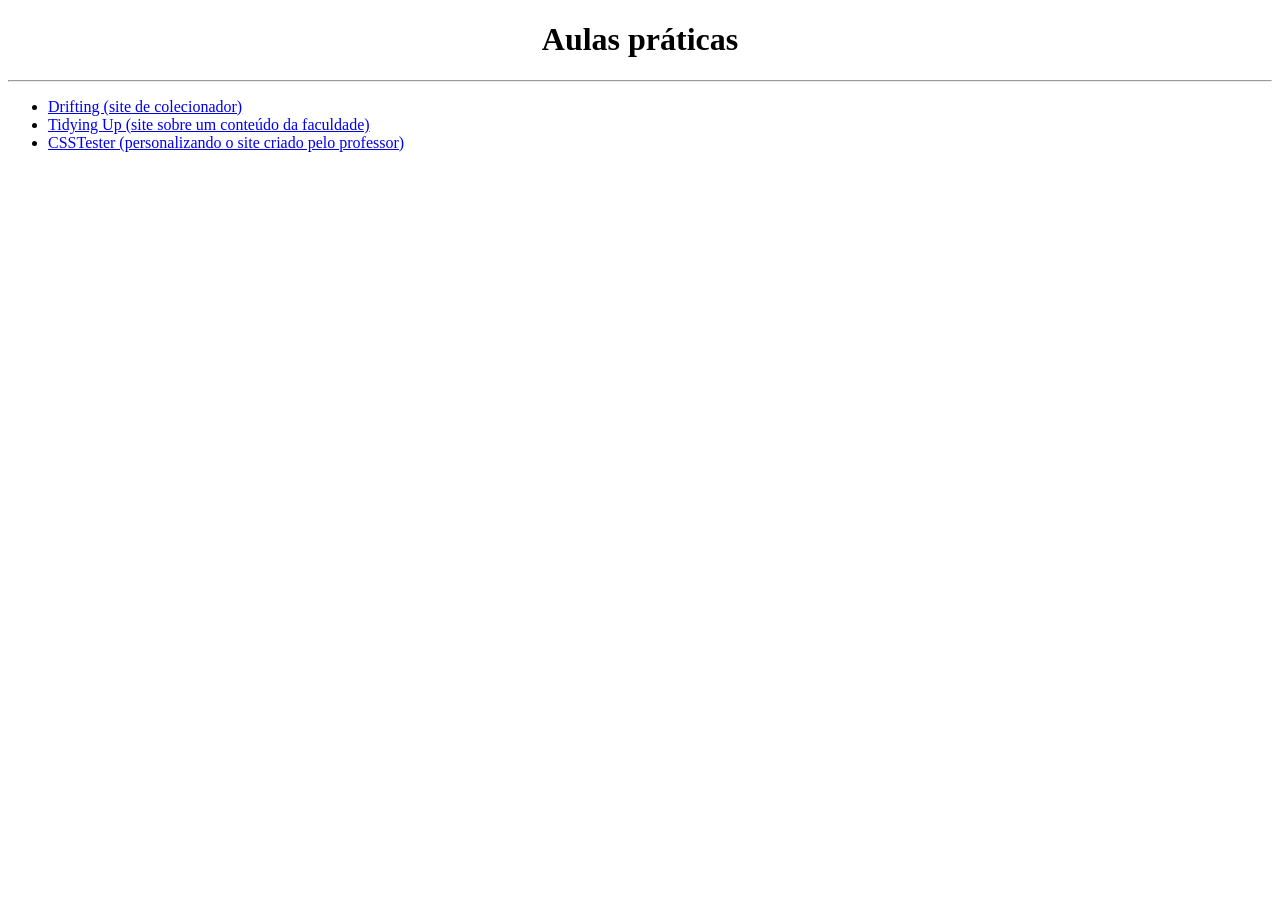
<file: index.html>
<!DOCTYPE html>
    <html lang="pt-br">
        <head>
            <meta charset="UTF-8">
            <meta name="viewport" content="width=device-width, initial-scale=1.0">
            <title>Navegação</title>

            <style>
                h1{
                    text-align: center;
                }
            </style>
        </head>
        <body>
            <h1>Aulas práticas</h1>

            <hr>

            <ul>
                <li><a href="Drifting/">Drifting (site de colecionador)</a></li>
                <li><a href="TidyingUp/">Tidying Up (site sobre um conteúdo da faculdade)</a></li>
                <li><a href="CSSTester/">CSSTester (personalizando o site criado pelo professor)</a></li>
            </ul>
        </body>
    </html>
</file>
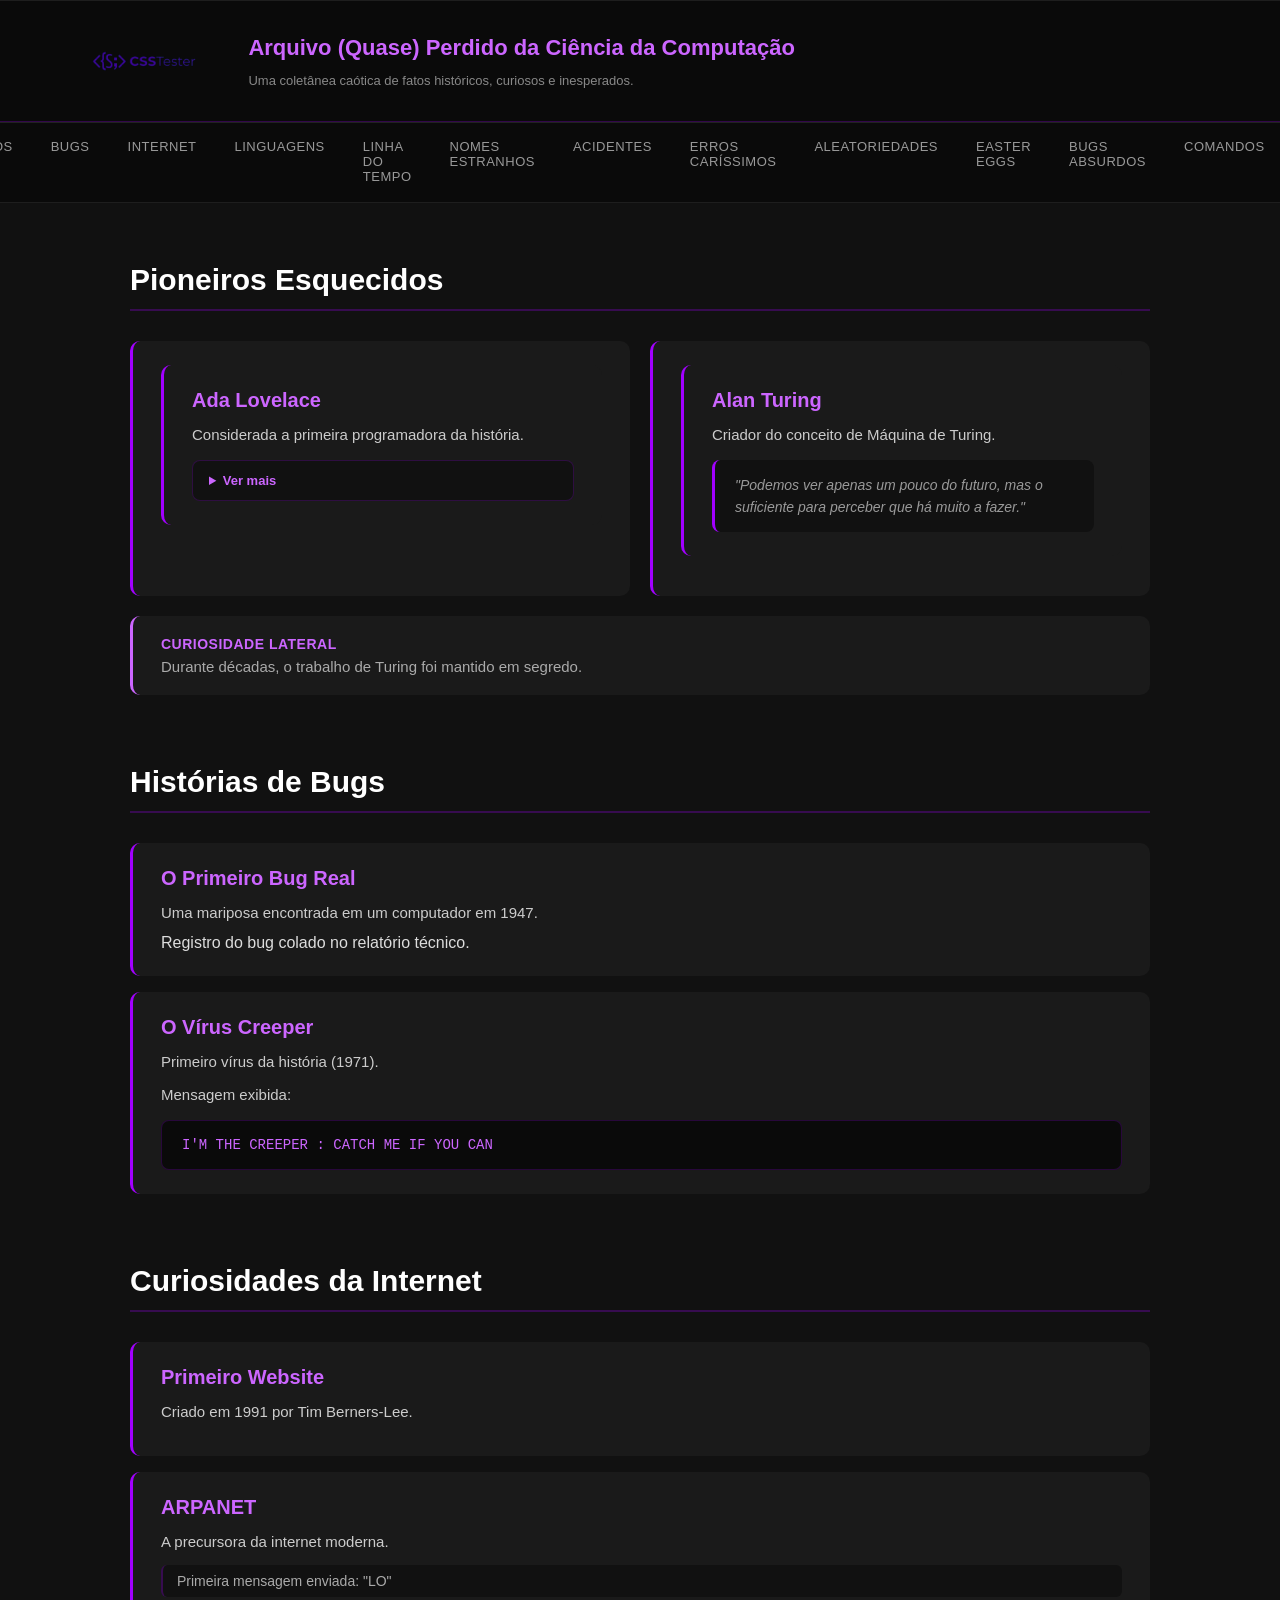
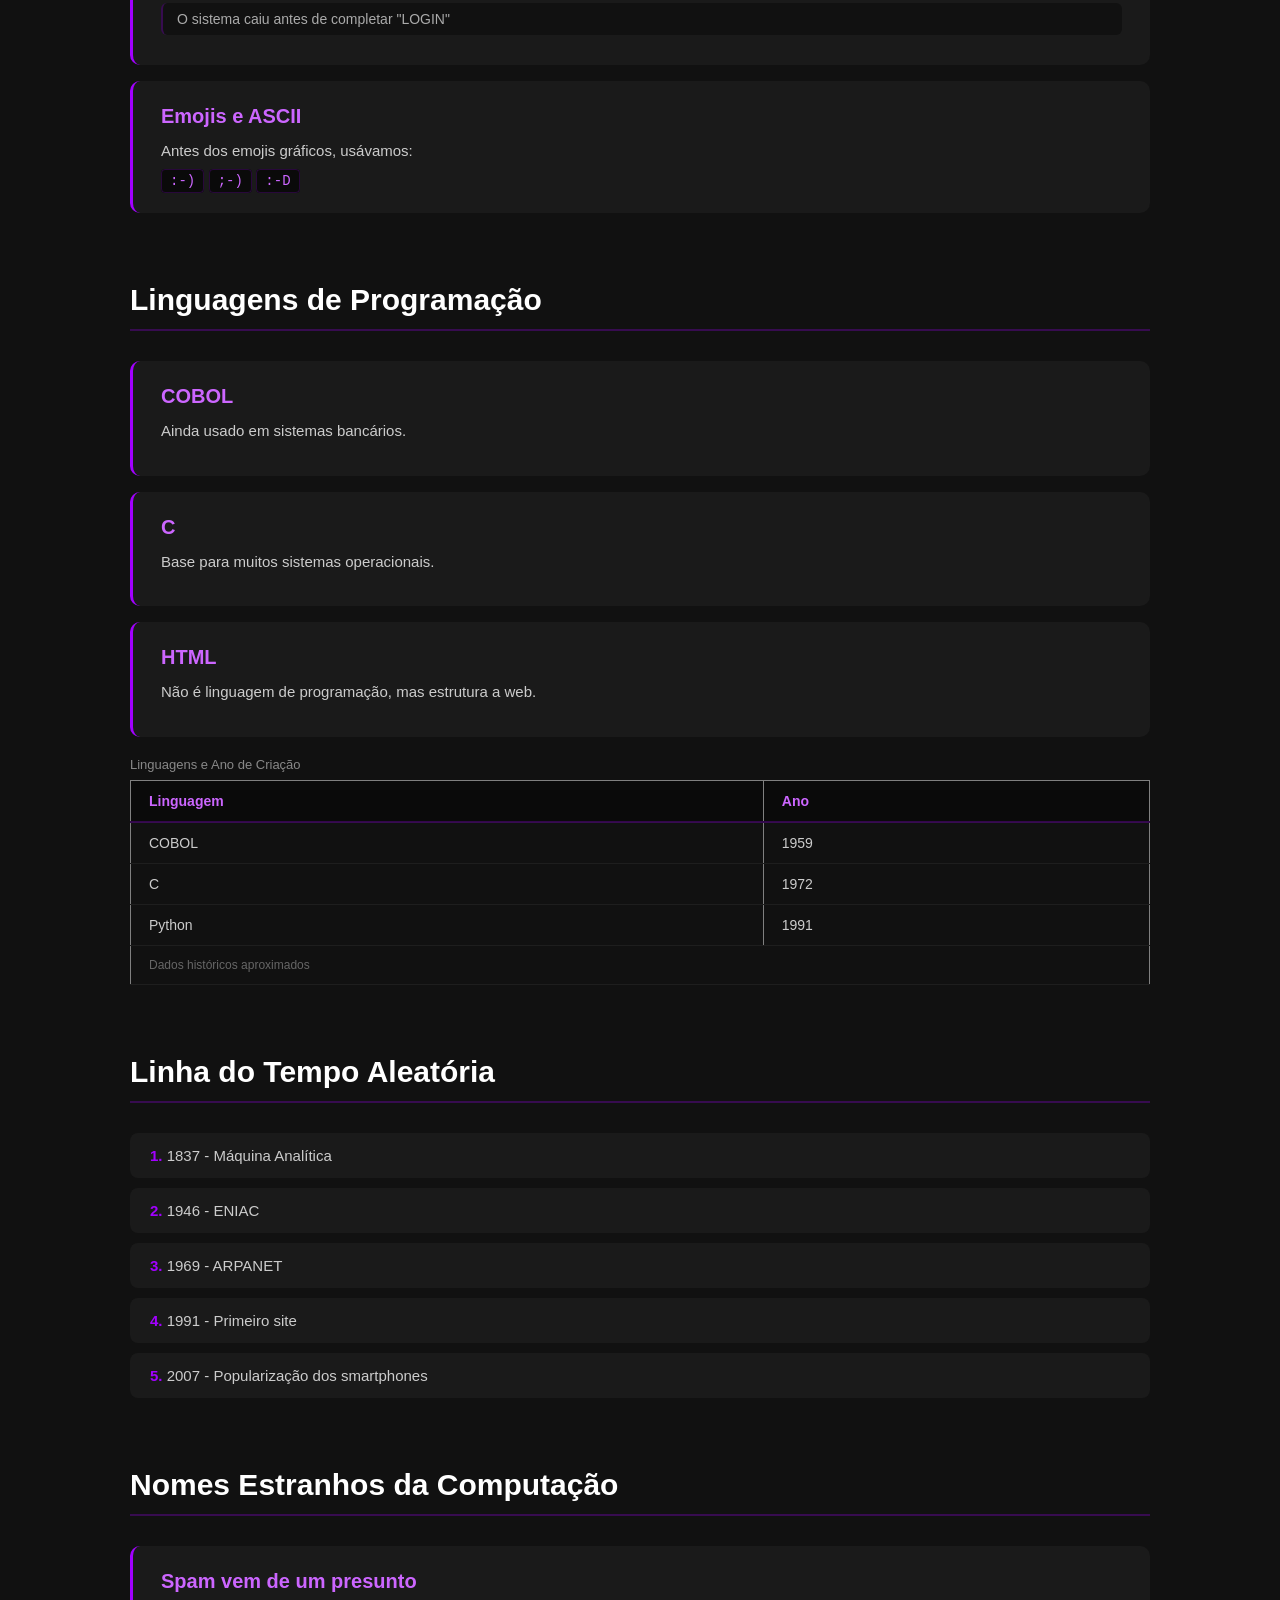
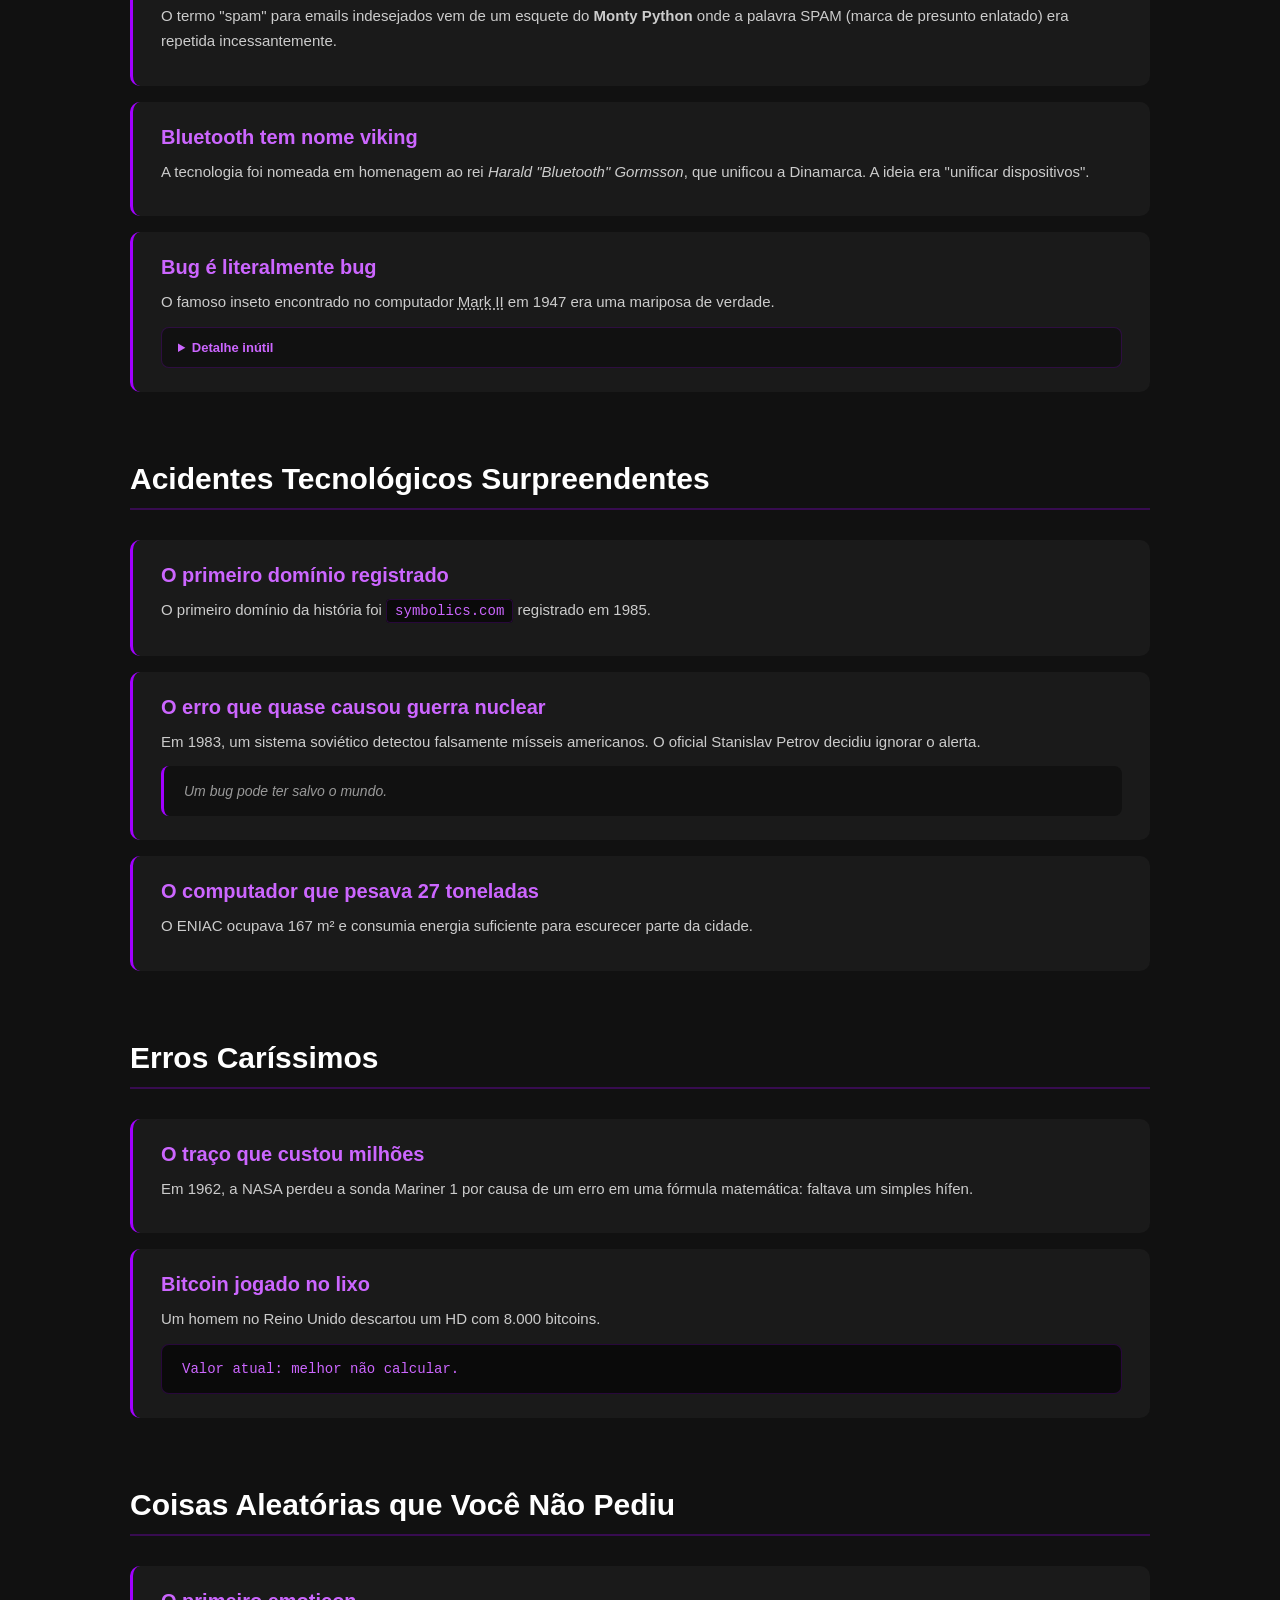
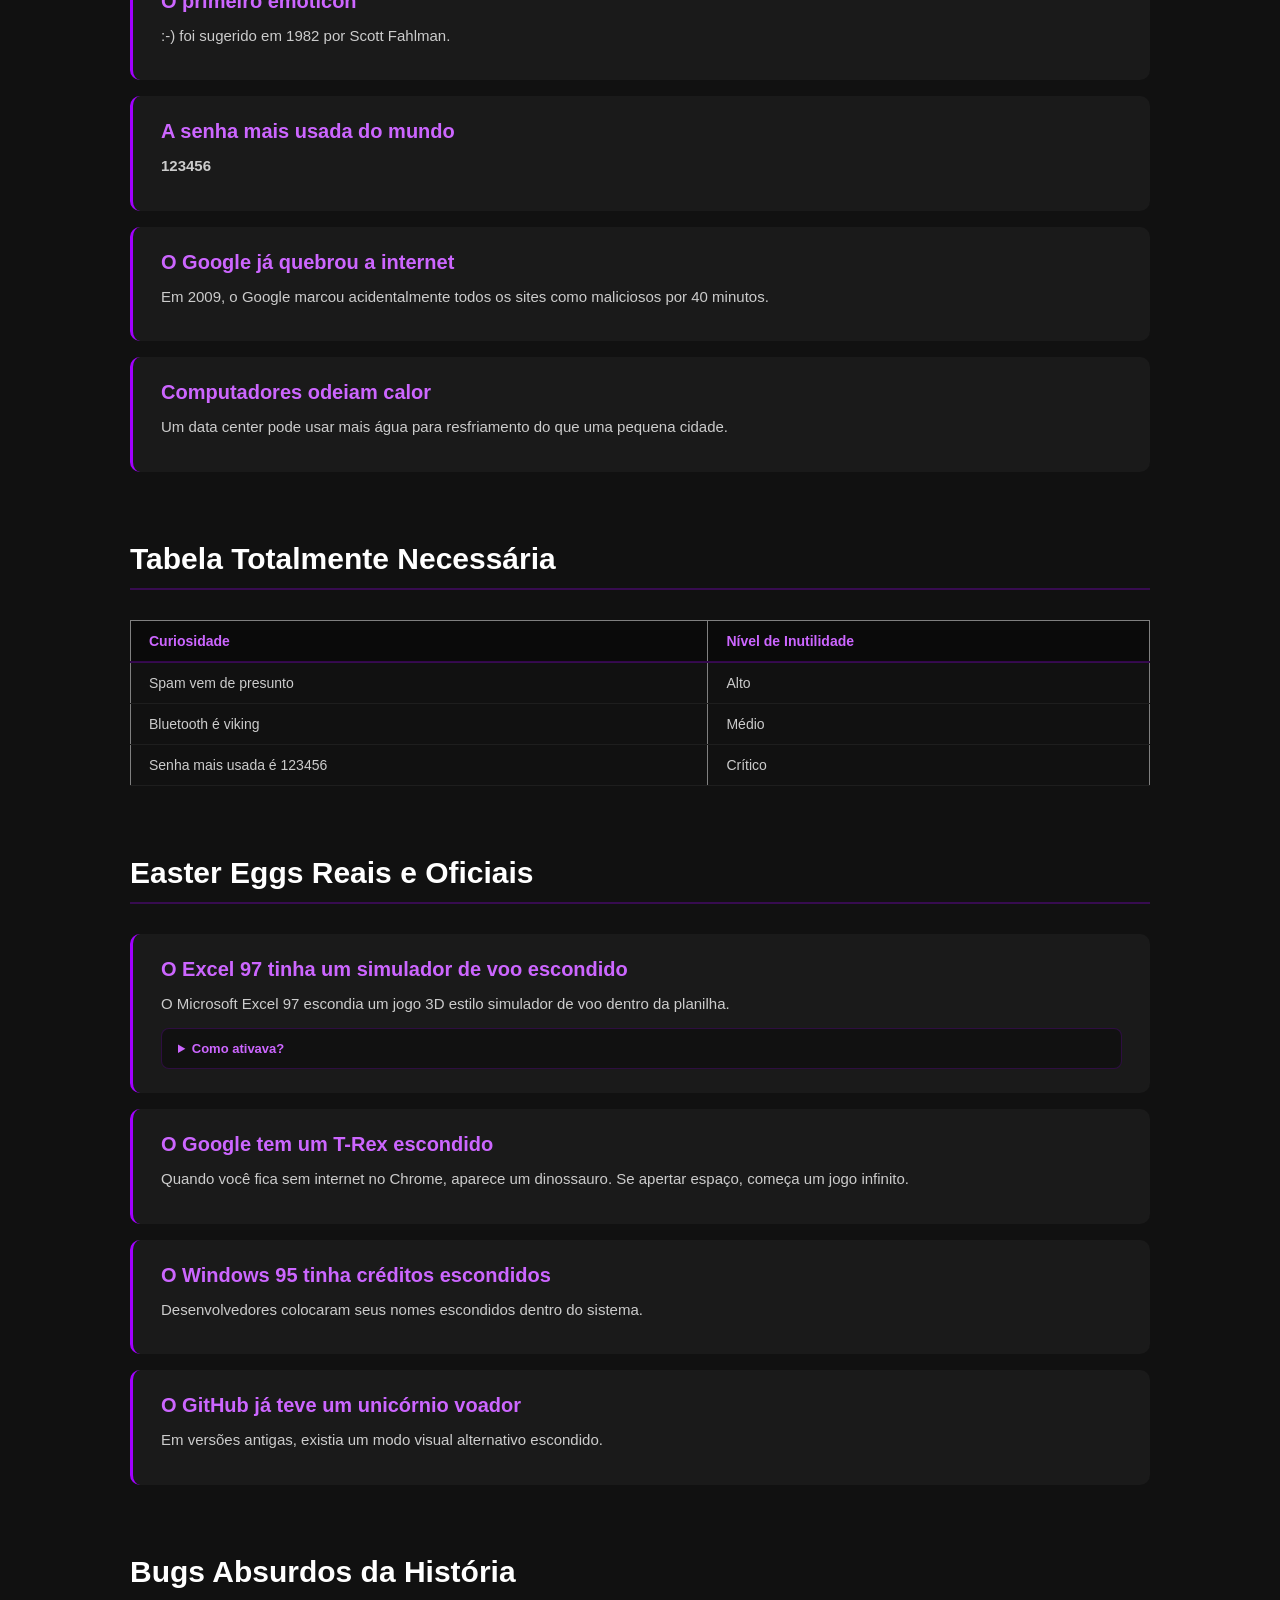
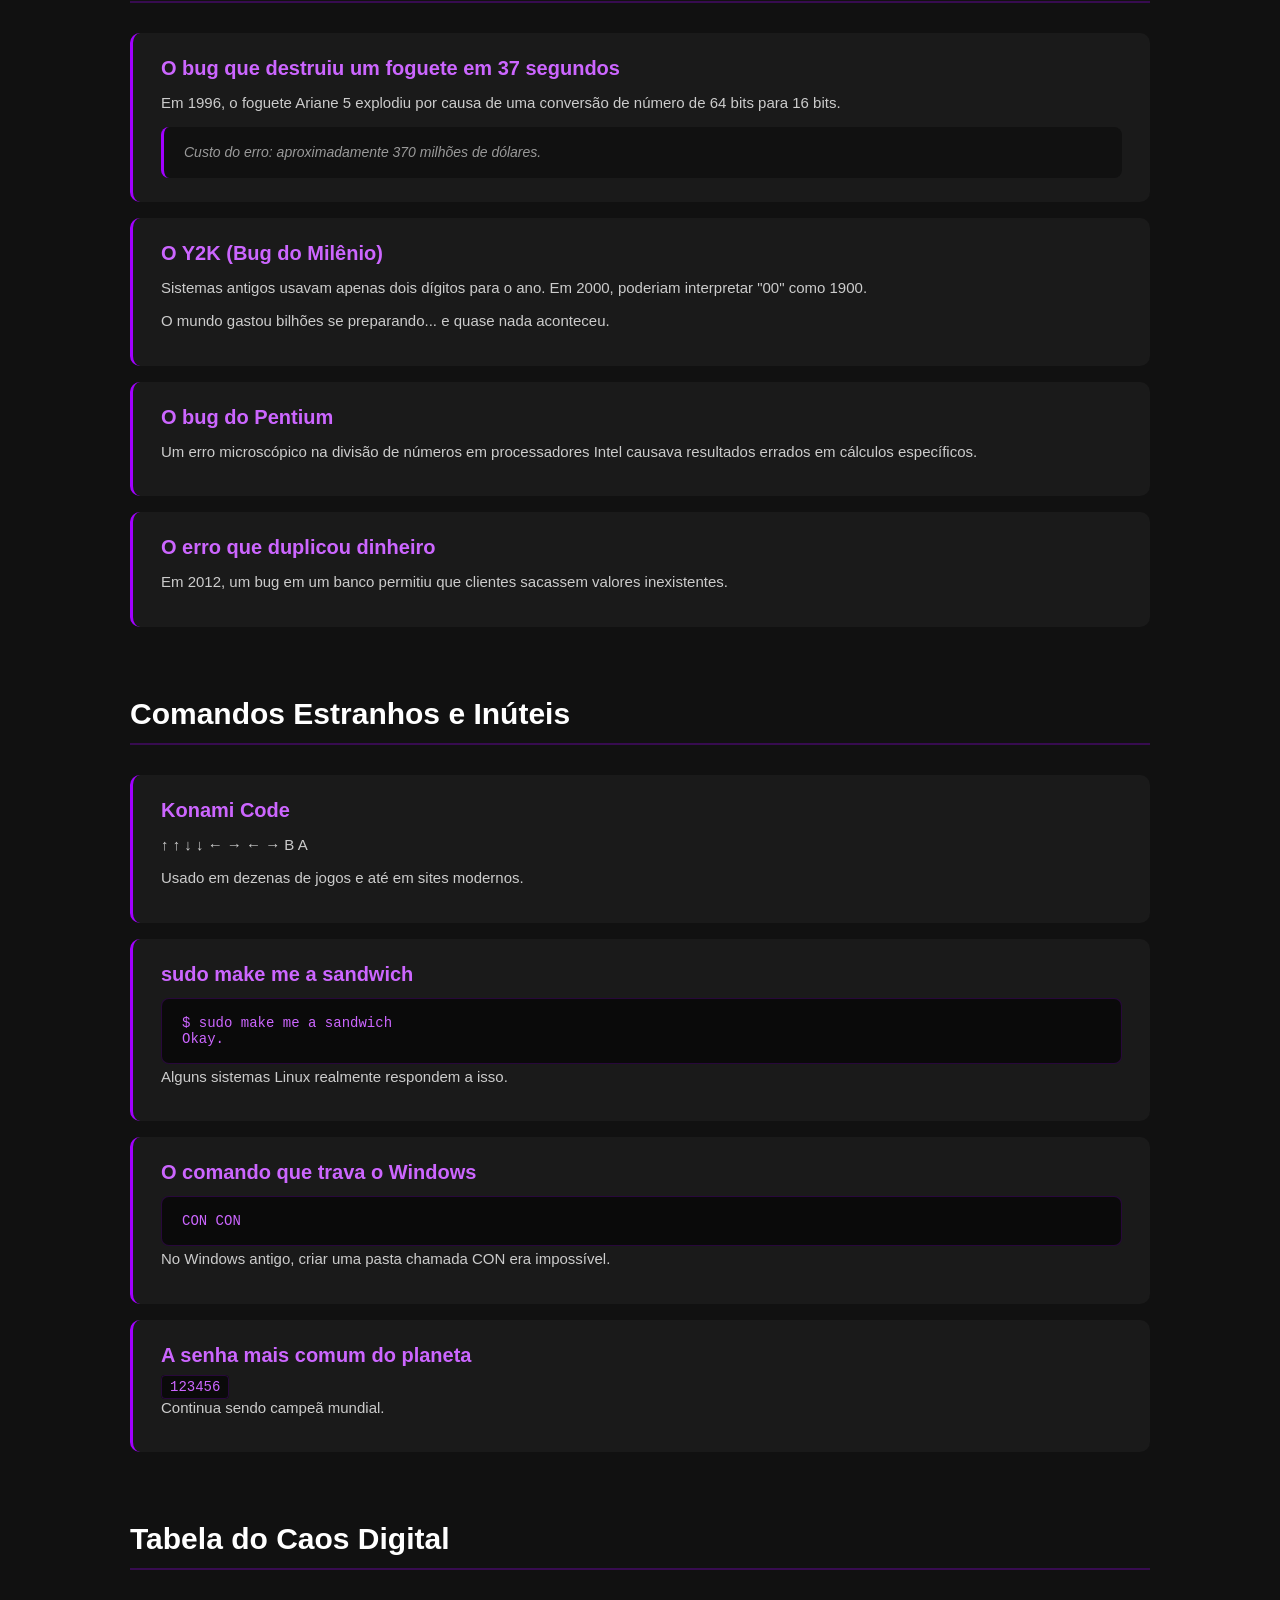
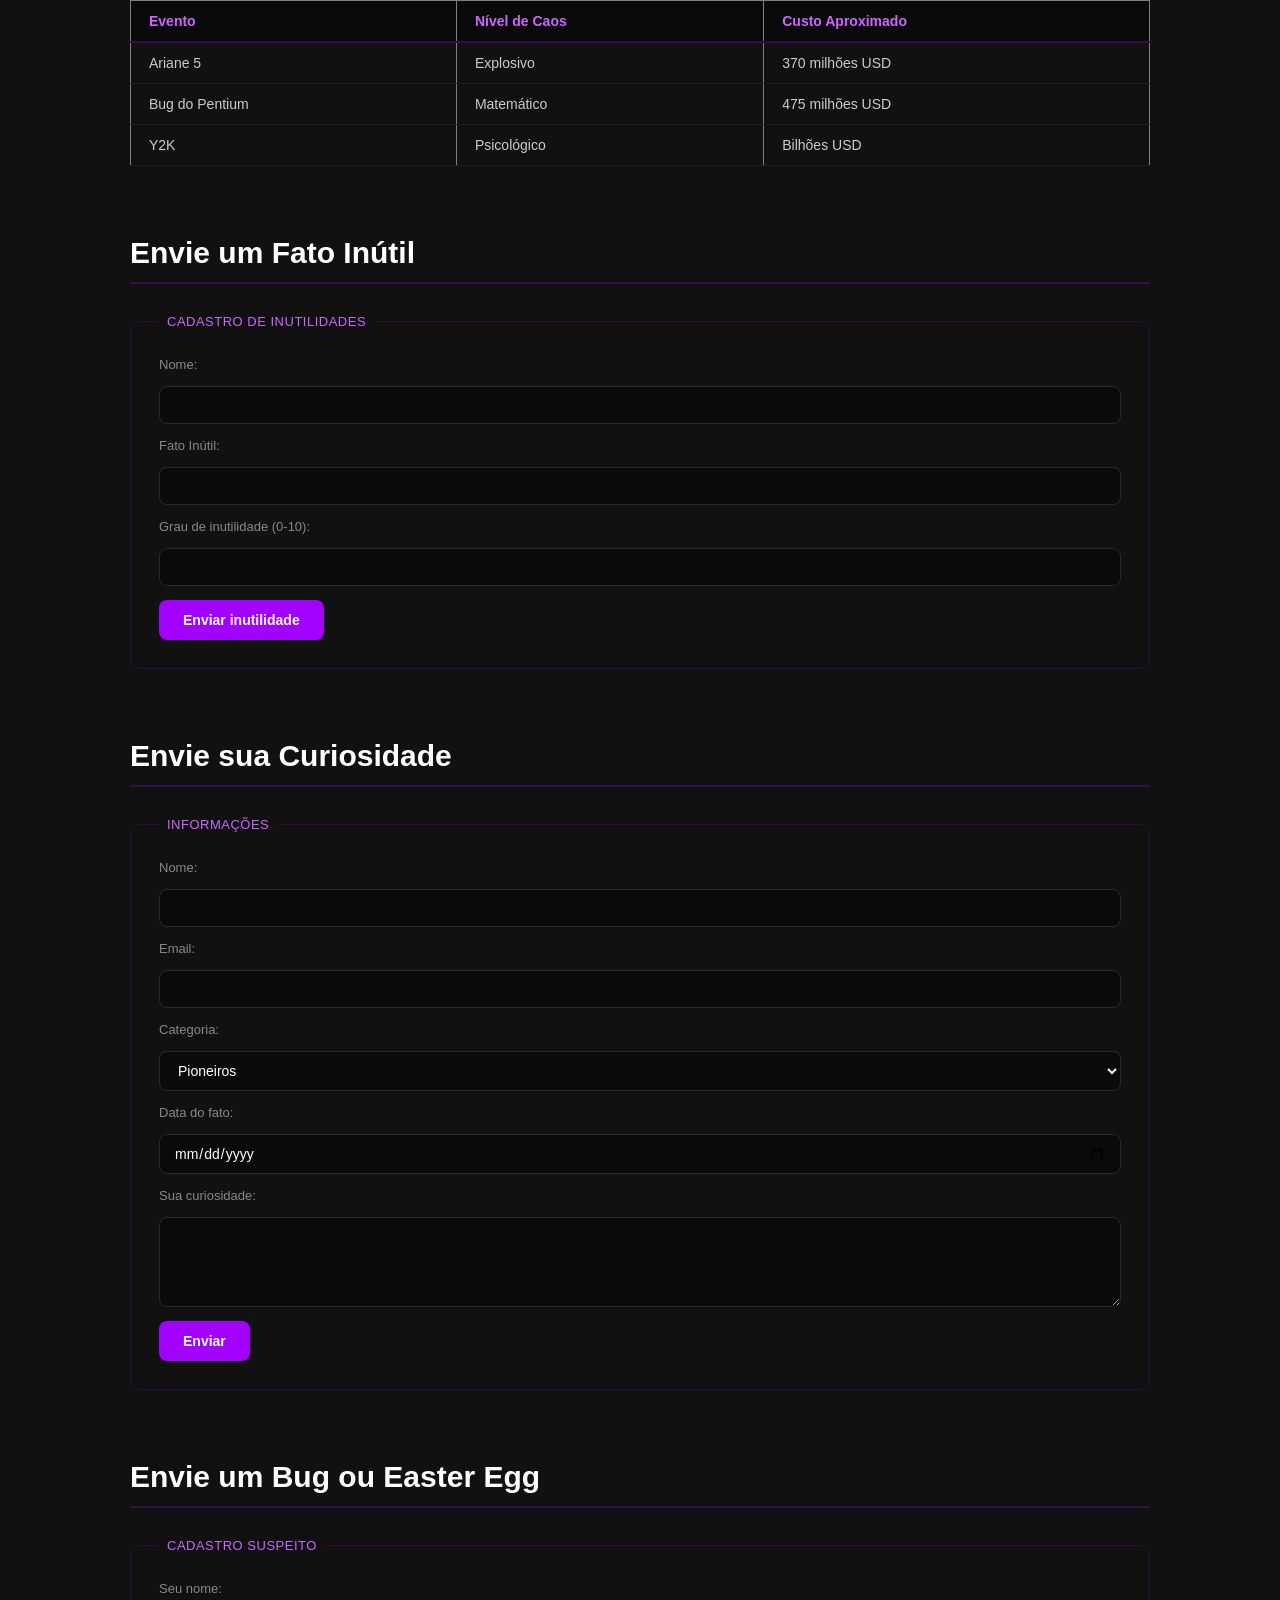
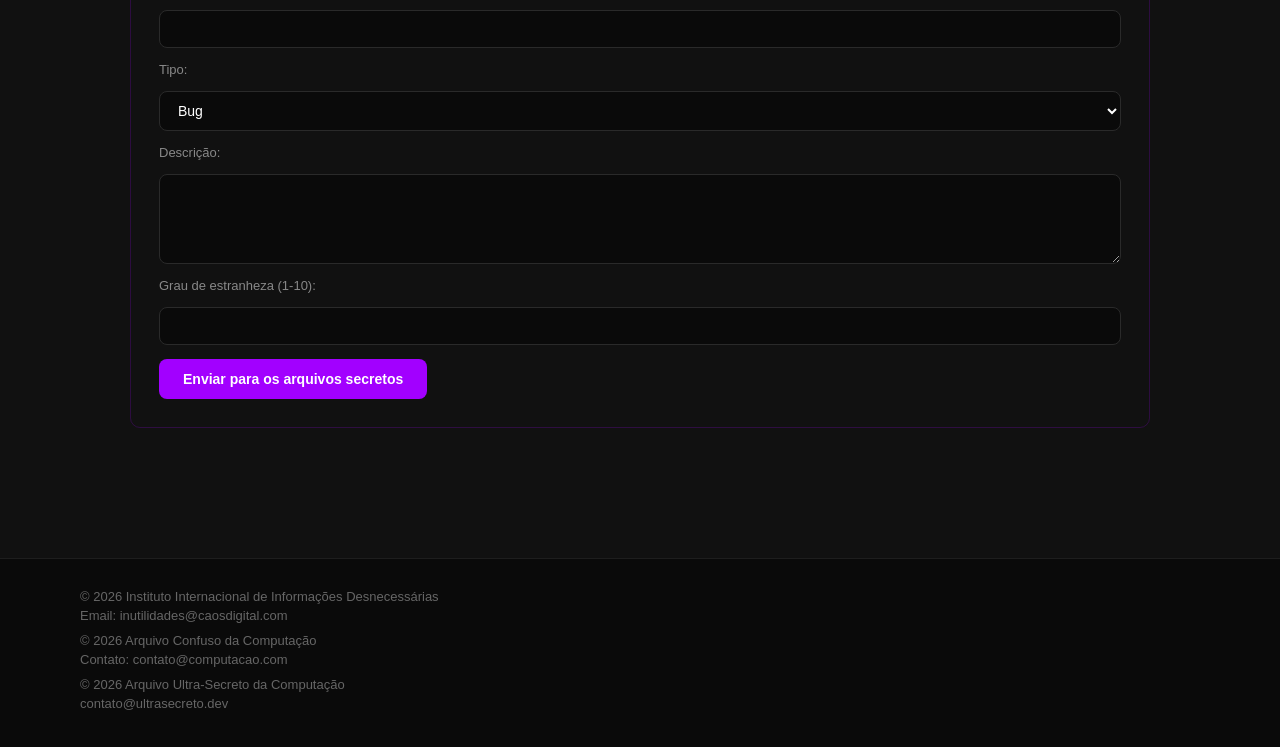
<file: CSSTester/index.html>
<!DOCTYPE html>
<html lang="pt-br">
<head>
    <meta charset="UTF-8">
    <meta name="description" content="Curiosidades e fatos históricos da Ciência da Computação">
    <meta name="author" content="Portal Computação">
    <meta name="viewport" content="width=device-width, initial-scale=1.0">
    <title>Arquivo Confuso da Computação</title>
    <link rel="stylesheet" href="assets/css/style.css">
</head>

<body>

    <header id="topo">
        <img src="data/logo_csstester.png" alt="">
        <div class="texto_topo">
            <h1>Arquivo (Quase) Perdido da Ciência da Computação</h1>
            <p>Uma coletânea caótica de fatos históricos, curiosos e inesperados.</p>
        </div>
    </header>

    <hr class="header_sep">

    <nav id="menu-principal">
        <ul>
            <li><a href="#pioneiros">Pioneiros</a></li>
            <li><a href="#bugs">Bugs</a></li>
            <li><a href="#internet">Internet</a></li>
            <li><a href="#linguagens">Linguagens</a></li>
            <li><a href="#linha-do-tempo">Linha do Tempo</a></li>
            <li><a href="#nomes">Nomes Estranhos</a></li>
            <li><a href="#acidentes">Acidentes</a></li>
            <li><a href="#dinheiro">Erros Caríssimos</a></li>
            <li><a href="#aleatorio">Aleatoriedades</a></li>
            <li><a href="#easter-eggs">Easter Eggs</a></li>
            <li><a href="#bugs-absurdos">Bugs Absurdos</a></li>
            <li><a href="#comandos-secretos">Comandos</a></li>
            <li><a href="#formulario">Envie Algo</a></li>
        </ul>
    </nav>

    <main>
        <section id="pioneiros">
            <h2>Pioneiros Esquecidos</h2>

            <div class="content">
                <div class="ada">
                    <article>
                        <h3>Ada Lovelace</h3>
                        <p>Considerada a primeira programadora da história.</p>
                        <details>
                            <summary>Ver mais</summary>
                            <p>Ela escreveu um algoritmo para a Máquina Analítica no século XIX.</p>
                        </details>
                    </article>
                </div>

                <div class="alan">
                    <article>
                        <h3>Alan Turing</h3>
                        <p>Criador do conceito de Máquina de Turing.</p>
                        <blockquote>
                            "Podemos ver apenas um pouco do futuro, mas o suficiente para perceber que há muito a fazer."
                        </blockquote>
                    </article>
                </div>
            </div>

            <aside>
                <h4>Curiosidade lateral</h4>
                <p>Durante décadas, o trabalho de Turing foi mantido em segredo.</p>
            </aside>
        </section>

        <section id="bugs">
            <h2>Histórias de Bugs</h2>

            <article>
                <h3>O Primeiro Bug Real</h3>
                <p>Uma mariposa encontrada em um computador em 1947.</p>
                <figure>
                    <figcaption>Registro do bug colado no relatório técnico.</figcaption>
                </figure>
            </article>

            <article>
                <h3>O Vírus Creeper</h3>
                <p>Primeiro vírus da história (1971).</p>
                <p>Mensagem exibida:</p>
                <pre>I'M THE CREEPER : CATCH ME IF YOU CAN</pre>
            </article>
        </section>

        <section id="internet">
            <h2>Curiosidades da Internet</h2>

            <article>
                <h3>Primeiro Website</h3>
                <p>Criado em 1991 por Tim Berners-Lee.</p>
            </article>

            <article>
                <h3>ARPANET</h3>
                <p>A precursora da internet moderna.</p>
                <ul>
                    <li>Primeira mensagem enviada: "LO"</li>
                    <li>O sistema caiu antes de completar "LOGIN"</li>
                </ul>
            </article>

            <article>
                <h3>Emojis e ASCII</h3>
                <p>Antes dos emojis gráficos, usávamos:</p>
                <code>:-)</code>
                <code>;-)</code>
                <code>:-D</code>
            </article>
        </section>

        <section id="linguagens">
            <h2>Linguagens de Programação</h2>

            <article>
                <h3>COBOL</h3>
                <p>Ainda usado em sistemas bancários.</p>
            </article>

            <article>
                <h3>C</h3>
                <p>Base para muitos sistemas operacionais.</p>
            </article>

            <article>
                <h3>HTML</h3>
                <p>Não é linguagem de programação, mas estrutura a web.</p>
            </article>

            <div>
                <table border="1">
                    <caption>Linguagens e Ano de Criação</caption>
                    <thead>
                        <tr>
                            <th>Linguagem</th>
                            <th>Ano</th>
                        </tr>
                    </thead>
                    <tbody>
                        <tr>
                            <td>COBOL</td>
                            <td>1959</td>
                        </tr>
                        <tr>
                            <td>C</td>
                            <td>1972</td>
                        </tr>
                        <tr>
                            <td>Python</td>
                            <td>1991</td>
                        </tr>
                    </tbody>
                    <tfoot>
                        <tr>
                            <td colspan="2">Dados históricos aproximados</td>
                        </tr>
                    </tfoot>
                </table>
            </div>
        </section>

        <section id="linha-do-tempo">
            <h2>Linha do Tempo Aleatória</h2>

            <ol>
                <li>1837 - Máquina Analítica</li>
                <li>1946 - ENIAC</li>
                <li>1969 - ARPANET</li>
                <li>1991 - Primeiro site</li>
                <li>2007 - Popularização dos smartphones</li>
            </ol>
        </section>

        <section id="nomes">
            <h2>Nomes Estranhos da Computação</h2>

            <article>
                <h3>Spam vem de um presunto</h3>
                <p>
                    O termo "spam" para emails indesejados vem de um esquete do
                    <strong>Monty Python</strong> onde a palavra SPAM (marca de presunto enlatado)
                    era repetida incessantemente.
                </p>
            </article>

            <article>
                <h3>Bluetooth tem nome viking</h3>
                <p>
                    A tecnologia foi nomeada em homenagem ao rei
                    <em>Harald "Bluetooth" Gormsson</em>, que unificou a Dinamarca.
                    A ideia era "unificar dispositivos".
                </p>
            </article>

            <article>
                <h3>Bug é literalmente bug</h3>
                <p>
                    O famoso inseto encontrado no computador
                    <abbr title="Harvard Mark II">Mark II</abbr> em 1947
                    era uma mariposa de verdade.
                </p>
                <details>
                    <summary>Detalhe inútil</summary>
                    <p>O inseto ainda está preservado em um museu.</p>
                </details>
            </article>
        </section>

        <section id="acidentes">
            <h2>Acidentes Tecnológicos Surpreendentes</h2>

            <article>
                <h3>O primeiro domínio registrado</h3>
                <p>
                    O primeiro domínio da história foi
                    <code>symbolics.com</code> registrado em 1985.
                </p>
            </article>

            <article>
                <h3>O erro que quase causou guerra nuclear</h3>
                <p>
                    Em 1983, um sistema soviético detectou falsamente mísseis americanos.
                    O oficial Stanislav Petrov decidiu ignorar o alerta.
                </p>
                <blockquote>
                    Um bug pode ter salvo o mundo.
                </blockquote>
            </article>

            <article>
                <h3>O computador que pesava 27 toneladas</h3>
                <p>
                    O ENIAC ocupava 167 m² e consumia energia suficiente para escurecer parte da cidade.
                </p>
            </article>
        </section>

        <section id="dinheiro">
            <h2>Erros Caríssimos</h2>

            <article>
                <h3>O traço que custou milhões</h3>
                <p>
                    Em 1962, a NASA perdeu a sonda Mariner 1 por causa de um erro em uma fórmula matemática:
                    faltava um simples hífen.
                </p>
            </article>

            <article>
                <h3>Bitcoin jogado no lixo</h3>
                <p>
                    Um homem no Reino Unido descartou um HD com 8.000 bitcoins.
                </p>
                <pre>Valor atual: melhor não calcular.</pre>
            </article>
        </section>

        <section id="aleatorio">
            <h2>Coisas Aleatórias que Você Não Pediu</h2>

            <article>
                <h3>O primeiro emoticon</h3>
                <p>:-) foi sugerido em 1982 por Scott Fahlman.</p>
            </article>

            <article>
                <h3>A senha mais usada do mundo</h3>
                <p><strong>123456</strong></p>
            </article>

            <article>
                <h3>O Google já quebrou a internet</h3>
                <p>
                    Em 2009, o Google marcou acidentalmente todos os sites como maliciosos por 40 minutos.
                </p>
            </article>

            <article>
                <h3>Computadores odeiam calor</h3>
                <p>
                    Um data center pode usar mais água para resfriamento do que uma pequena cidade.
                </p>
            </article>
        </section>

        <section id="tabela-necessaria">
            <h2>Tabela Totalmente Necessária</h2>

            <table border="1">
                <tr>
                    <th>Curiosidade</th>
                    <th>Nível de Inutilidade</th>
                </tr>
                <tr>
                    <td>Spam vem de presunto</td>
                    <td>Alto</td>
                </tr>
                <tr>
                    <td>Bluetooth é viking</td>
                    <td>Médio</td>
                </tr>
                <tr>
                    <td>Senha mais usada é 123456</td>
                    <td>Crítico</td>
                </tr>
            </table>
        </section>

        <section id="easter-eggs">
            <h2>Easter Eggs Reais e Oficiais</h2>

            <article>
                <h3>O Excel 97 tinha um simulador de voo escondido</h3>
                <p>
                    O Microsoft Excel 97 escondia um jogo 3D estilo simulador de voo
                    dentro da planilha.
                </p>
                <details>
                    <summary>Como ativava?</summary>
                    <p>Era preciso selecionar células específicas e usar combinações absurdas de teclado.</p>
                </details>
            </article>

            <article>
                <h3>O Google tem um T-Rex escondido</h3>
                <p>
                    Quando você fica sem internet no Chrome, aparece um dinossauro.
                    Se apertar espaço, começa um jogo infinito.
                </p>
            </article>

            <article>
                <h3>O Windows 95 tinha créditos escondidos</h3>
                <p>Desenvolvedores colocaram seus nomes escondidos dentro do sistema.</p>
            </article>

            <article>
                <h3>O GitHub já teve um unicórnio voador</h3>
                <p>Em versões antigas, existia um modo visual alternativo escondido.</p>
            </article>
        </section>

        <section id="bugs-absurdos">
            <h2>Bugs Absurdos da História</h2>

            <article>
                <h3>O bug que destruiu um foguete em 37 segundos</h3>
                <p>
                    Em 1996, o foguete Ariane 5 explodiu por causa de uma conversão de número
                    de 64 bits para 16 bits.
                </p>
                <blockquote>
                    Custo do erro: aproximadamente 370 milhões de dólares.
                </blockquote>
            </article>

            <article>
                <h3>O Y2K (Bug do Milênio)</h3>
                <p>
                    Sistemas antigos usavam apenas dois dígitos para o ano.
                    Em 2000, poderiam interpretar "00" como 1900.
                </p>
                <p>O mundo gastou bilhões se preparando... e quase nada aconteceu.</p>
            </article>

            <article>
                <h3>O bug do Pentium</h3>
                <p>
                    Um erro microscópico na divisão de números em processadores Intel
                    causava resultados errados em cálculos específicos.
                </p>
            </article>

            <article>
                <h3>O erro que duplicou dinheiro</h3>
                <p>
                    Em 2012, um bug em um banco permitiu que clientes sacassem valores inexistentes.
                </p>
            </article>
        </section>

        <section id="comandos-secretos">
            <h2>Comandos Estranhos e Inúteis</h2>

            <article>
                <h3>Konami Code</h3>
                <p>↑ ↑ ↓ ↓ ← → ← → B A</p>
                <p>Usado em dezenas de jogos e até em sites modernos.</p>
            </article>

            <article>
                <h3>sudo make me a sandwich</h3>
                <pre>$ sudo make me a sandwich
Okay.</pre>
                <p>Alguns sistemas Linux realmente respondem a isso.</p>
            </article>

            <article>
                <h3>O comando que trava o Windows</h3>
                <pre>CON CON</pre>
                <p>No Windows antigo, criar uma pasta chamada CON era impossível.</p>
            </article>

            <article>
                <h3>A senha mais comum do planeta</h3>
                <code>123456</code>
                <p>Continua sendo campeã mundial.</p>
            </article>
        </section>

        <section id="tabela-caos">
            <h2>Tabela do Caos Digital</h2>

            <table border="1">
                <tr>
                    <th>Evento</th>
                    <th>Nível de Caos</th>
                    <th>Custo Aproximado</th>
                </tr>
                <tr>
                    <td>Ariane 5</td>
                    <td>Explosivo</td>
                    <td>370 milhões USD</td>
                </tr>
                <tr>
                    <td>Bug do Pentium</td>
                    <td>Matemático</td>
                    <td>475 milhões USD</td>
                </tr>
                <tr>
                    <td>Y2K</td>
                    <td>Psicológico</td>
                    <td>Bilhões USD</td>
                </tr>
            </table>
        </section>

        <section id="form">
            <h2>Envie um Fato Inútil</h2>

            <form>
                <fieldset>
                    <legend>Cadastro de Inutilidades</legend>

                    <label>Nome:</label>
                    <input type="text" name="nome">

                    <label>Fato Inútil:</label>
                    <input type="text" name="fato">

                    <label>Grau de inutilidade (0-10):</label>
                    <input type="number" name="grau" min="0" max="10">

                    <input type="submit" value="Enviar inutilidade">
                </fieldset>
            </form>
        </section>

        <section id="formulario">
            <h2>Envie sua Curiosidade</h2>

            <form>
                <fieldset>
                    <legend>Informações</legend>

                    <label>Nome:</label>
                    <input type="text" name="nome">

                    <label>Email:</label>
                    <input type="email" name="email">

                    <label>Categoria:</label>
                    <select name="categoria">
                        <option>Pioneiros</option>
                        <option>Bugs</option>
                        <option>Internet</option>
                        <option>Linguagens</option>
                    </select>

                    <label>Data do fato:</label>
                    <input type="date" name="data">

                    <label>Sua curiosidade:</label>
                    <textarea name="curiosidade"></textarea>

                    <input type="submit" value="Enviar">
                </fieldset>
            </form>
        </section>

        <section id="formulario-secreto">
            <h2>Envie um Bug ou Easter Egg</h2>

            <form>
                <fieldset>
                    <legend>Cadastro Suspeito</legend>

                    <label>Seu nome:</label>
                    <input type="text" name="nome">

                    <label>Tipo:</label>
                    <select name="tipo">
                        <option>Bug</option>
                        <option>Easter Egg</option>
                        <option>Comando estranho</option>
                    </select>

                    <label>Descrição:</label>
                    <textarea name="descricao"></textarea>

                    <label>Grau de estranheza (1-10):</label>
                    <input type="number" min="1" max="10">

                    <input type="submit" value="Enviar para os arquivos secretos">
                </fieldset>
            </form>
        </section>

    </main>

    <footer>
        <p>© 2026 Instituto Internacional de Informações Desnecessárias</p>
        <address>Email: inutilidades@caosdigital.com</address>

        <p>&copy; 2026 Arquivo Confuso da Computação</p>
        <address>Contato: contato@computacao.com</address>

        <p>© 2026 Arquivo Ultra-Secreto da Computação</p>
        <address>contato@ultrasecreto.dev</address>
    </footer>
</body>
</html>
</file>
<file: CSSTester/assets/css/style.css>
* {
    margin: 0;
    padding: 0;
    box-sizing: border-box;
    font-family: Arial, Helvetica, sans-serif;
}

body {
    background-color: #111111;
    color: #dddddd;
}


/* Header */
/* --------------------------------------------------------- */

#topo {
    display: flex;
    align-items: center;
    gap: 40px;
    padding: 25px 80px;
    background-color: #0a0a0a;
    border-bottom: 1px solid #a200ff44;
}

#topo img {
    height: 70px;
    width: auto;
}

.texto_topo {
    display: flex;
    flex-direction: column;
    gap: 6px;
}

#topo h1 {
    font-size: 22px;
    font-weight: bold;
    color: #cc66ff;
}

#topo p {
    font-size: 13px;
    color: #888888;
}

.header_sep {
    border: none;
    border-top: 1px solid #222222;
}


/* Nav */
/* --------------------------------------------------------- */

#menu-principal {
    background-color: #0a0a0a;
    border-bottom: 1px solid #1e1e1e;
}

#menu-principal ul {
    display: flex;
    justify-content: center;
    list-style: none;
    gap: 10px;
    padding: 0;
    margin: 0;
}

#menu-principal a {
    display: inline-block;
    color: #999999;
    font-size: 13px;
    text-decoration: none;
    padding: 16px 14px;
    text-transform: uppercase;
    letter-spacing: 0.5px;
    border-bottom: 2px solid transparent;
    transition: color 0.2s, border-color 0.2s;
}

#menu-principal a:hover {
    color: #cc66ff;
    border-bottom-color: #a200ff;
    font-size: 13px;
}


/* Main */
/* --------------------------------------------------------- */

main {
    max-width: 1100px;
    margin: 0 auto;
    padding: 60px 40px;
}


/* Main - selection*/
/* --------------------------------------------------------- */

main section {
    margin-bottom: 70px;
}

main section h2 {
    font-size: 30px;
    color: #ffffff;
    margin-bottom: 30px;
    padding-bottom: 12px;
    border-bottom: 2px solid #a200ff44;
}


/* Main - pioneiros*/
/* --------------------------------------------------------- */

main section article,
#pioneiros .content > div {
    background-color: #1a1a1a;
    border-left: 3px solid #a200ff;
    border-radius: 10px;
    padding: 24px 28px;
    margin-bottom: 16px;
}

main section article h3,
#pioneiros .content h3 {
    font-size: 20px;
    color: #cc66ff;
    margin-bottom: 10px;
}

main section article p,
#pioneiros .content p {
    font-size: 15px;
    color: #cccccc;
    line-height: 1.7;
    margin-bottom: 8px;
}

#pioneiros .content {
    display: grid;
    grid-template-columns: 1fr 1fr;
    gap: 20px;
}

#pioneiros .content > div {
    margin-bottom: 0;
}

#pioneiros aside {
    background-color: #1a1a1a;
    border-left: 3px solid #cc66ff;
    border-radius: 10px;
    padding: 20px 28px;
    margin-top: 20px;
    font-size: 15px;
    color: #aaaaaa;
}

#pioneiros aside h4 {
    font-size: 14px;
    color: #cc66ff;
    margin-bottom: 6px;
    text-transform: uppercase;
    letter-spacing: 0.5px;
}


/* Main - sumário */
/* --------------------------------------------------------- */

main section details {
    background-color: #111111;
    border: 1px solid #a200ff33;
    border-radius: 8px;
    padding: 12px 16px;
    margin-top: 12px;
    font-size: 14px;
    color: #aaaaaa;
    cursor: pointer;
}

main section details summary {
    color: #cc66ff;
    font-weight: bold;
    font-size: 13px;
}


/* Main - blockquote */
/* --------------------------------------------------------- */

main section blockquote {
    background-color: #111111;
    border-left: 3px solid #a200ff;
    border-radius: 8px;
    padding: 14px 20px;
    margin-top: 12px;
    font-size: 14px;
    color: #999999;
    font-style: italic;
    line-height: 1.6;
}


/* Main - pre */
/* --------------------------------------------------------- */

main section pre {
    background-color: #0a0a0a;
    color: #cc66ff;
    font-family: 'Courier New', monospace;
    font-size: 14px;
    padding: 16px 20px;
    border-radius: 8px;
    margin-top: 12px;
    border: 1px solid #a200ff33;
    overflow-x: auto;
}

main section code {
    background-color: #0a0a0a;
    color: #cc66ff;
    font-family: 'Courier New', monospace;
    font-size: 14px;
    padding: 3px 8px;
    border-radius: 4px;
    border: 1px solid #a200ff33;
}


/* Main - listas*/
/* --------------------------------------------------------- */

main section ul {
    list-style: none;
    padding: 0;
    margin-top: 10px;
}

main section ul li {
    background-color: #111111;
    border-left: 2px solid #a200ff44;
    border-radius: 6px;
    padding: 8px 14px;
    margin-bottom: 6px;
    font-size: 14px;
    color: #aaaaaa;
}

main section ol {
    list-style: none;
    padding: 0;
    counter-reset: lista;
}

main section ol li {
    counter-increment: lista;
    background-color: #1a1a1a;
    border-radius: 8px;
    padding: 14px 20px;
    margin-bottom: 10px;
    font-size: 15px;
    color: #cccccc;
}

main section ol li::before {
    content: counter(lista) ". ";
    color: #a200ff;
    font-weight: bold;
}


/* Main - tabelas*/
/* --------------------------------------------------------- */

main section table {
    width: 100%;
    border-collapse: collapse;
    margin-top: 20px;
    font-size: 14px;
}

main section table th {
    background-color: #0a0a0a;
    color: #cc66ff;
    padding: 12px 18px;
    text-align: left;
    border-bottom: 2px solid #a200ff44;
}

main section table td {
    padding: 12px 18px;
    border-bottom: 1px solid #1e1e1e;
    color: #cccccc;
}

main section table caption {
    text-align: left;
    font-size: 13px;
    color: #888888;
    margin-bottom: 8px;
}

main section table tfoot td {
    color: #666666;
    font-size: 12px;
}

main section table tr:hover td {
    background-color: #1e1e1e;
}


/* Main - formulários */
/* --------------------------------------------------------- */

main section fieldset {
    border: 1px solid #a200ff33;
    border-radius: 10px;
    padding: 28px;
    display: flex;
    flex-direction: column;
    gap: 14px;
}

main section legend {
    font-size: 13px;
    color: #cc66ff;
    text-transform: uppercase;
    letter-spacing: 0.5px;
    padding: 0 8px;
}

main section label {
    font-size: 13px;
    color: #888888;
}

main section input[type="text"],
main section input[type="email"],
main section input[type="number"],
main section input[type="date"],
main section select,
main section textarea {
    background-color: #0a0a0a;
    border: 1px solid #2a2a2a;
    border-radius: 8px;
    color: #ffffff;
    font-size: 14px;
    padding: 10px 14px;
    outline: none;
    width: 100%;
    font-family: Arial, Helvetica, sans-serif;
}

main section input:focus,
main section select:focus,
main section textarea:focus {
    border-color: #a200ff;
}

main section textarea {
    min-height: 90px;
    resize: vertical;
}

main section input[type="submit"] {
    background-color: #a200ff;
    color: #ffffff;
    font-size: 14px;
    font-weight: bold;
    padding: 12px 24px;
    border: none;
    border-radius: 8px;
    cursor: pointer;
    width: fit-content;
    transition: background-color 0.2s;
}

main section input[type="submit"]:hover {
    background-color: #cc66ff;
}


/* Main - header secundários*/
/* --------------------------------------------------------- */

body > header {
    background-color: #0a0a0a;
    border-top: 1px solid #1e1e1e;
    border-bottom: 1px solid #a200ff44;
    padding: 30px 80px;
}

body > header h1 {
    font-size: 24px;
    color: #cc66ff;
    margin-bottom: 6px;
}

body > header p {
    font-size: 13px;
    color: #888888;
}

body > nav {
    background-color: #0a0a0a;
    border-bottom: 1px solid #1e1e1e;
}

body > nav ul {
    display: flex;
    justify-content: center;
    list-style: none;
    gap: 10px;
    padding: 0;
    margin: 0;
}

body > nav a {
    display: inline-block;
    color: #999999;
    font-size: 13px;
    text-decoration: none;
    padding: 14px 12px;
    text-transform: uppercase;
    letter-spacing: 0.5px;
    border-bottom: 2px solid transparent;
    transition: color 0.2s, border-color 0.2s;
}

body > nav a:hover {
    color: #cc66ff;
    border-bottom-color: #a200ff;
}


/* Footer*/
/* --------------------------------------------------------- */

footer {
    background-color: #0a0a0a;
    border-top: 1px solid #1e1e1e;
    padding: 30px 80px;
    display: flex;
    flex-direction: column;
    gap: 4px;
}

footer p {
    font-size: 13px;
    color: #666666;
}

footer address {
    font-size: 13px;
    color: #666666;
    font-style: normal;
    margin-bottom: 6px;
}
</file>
